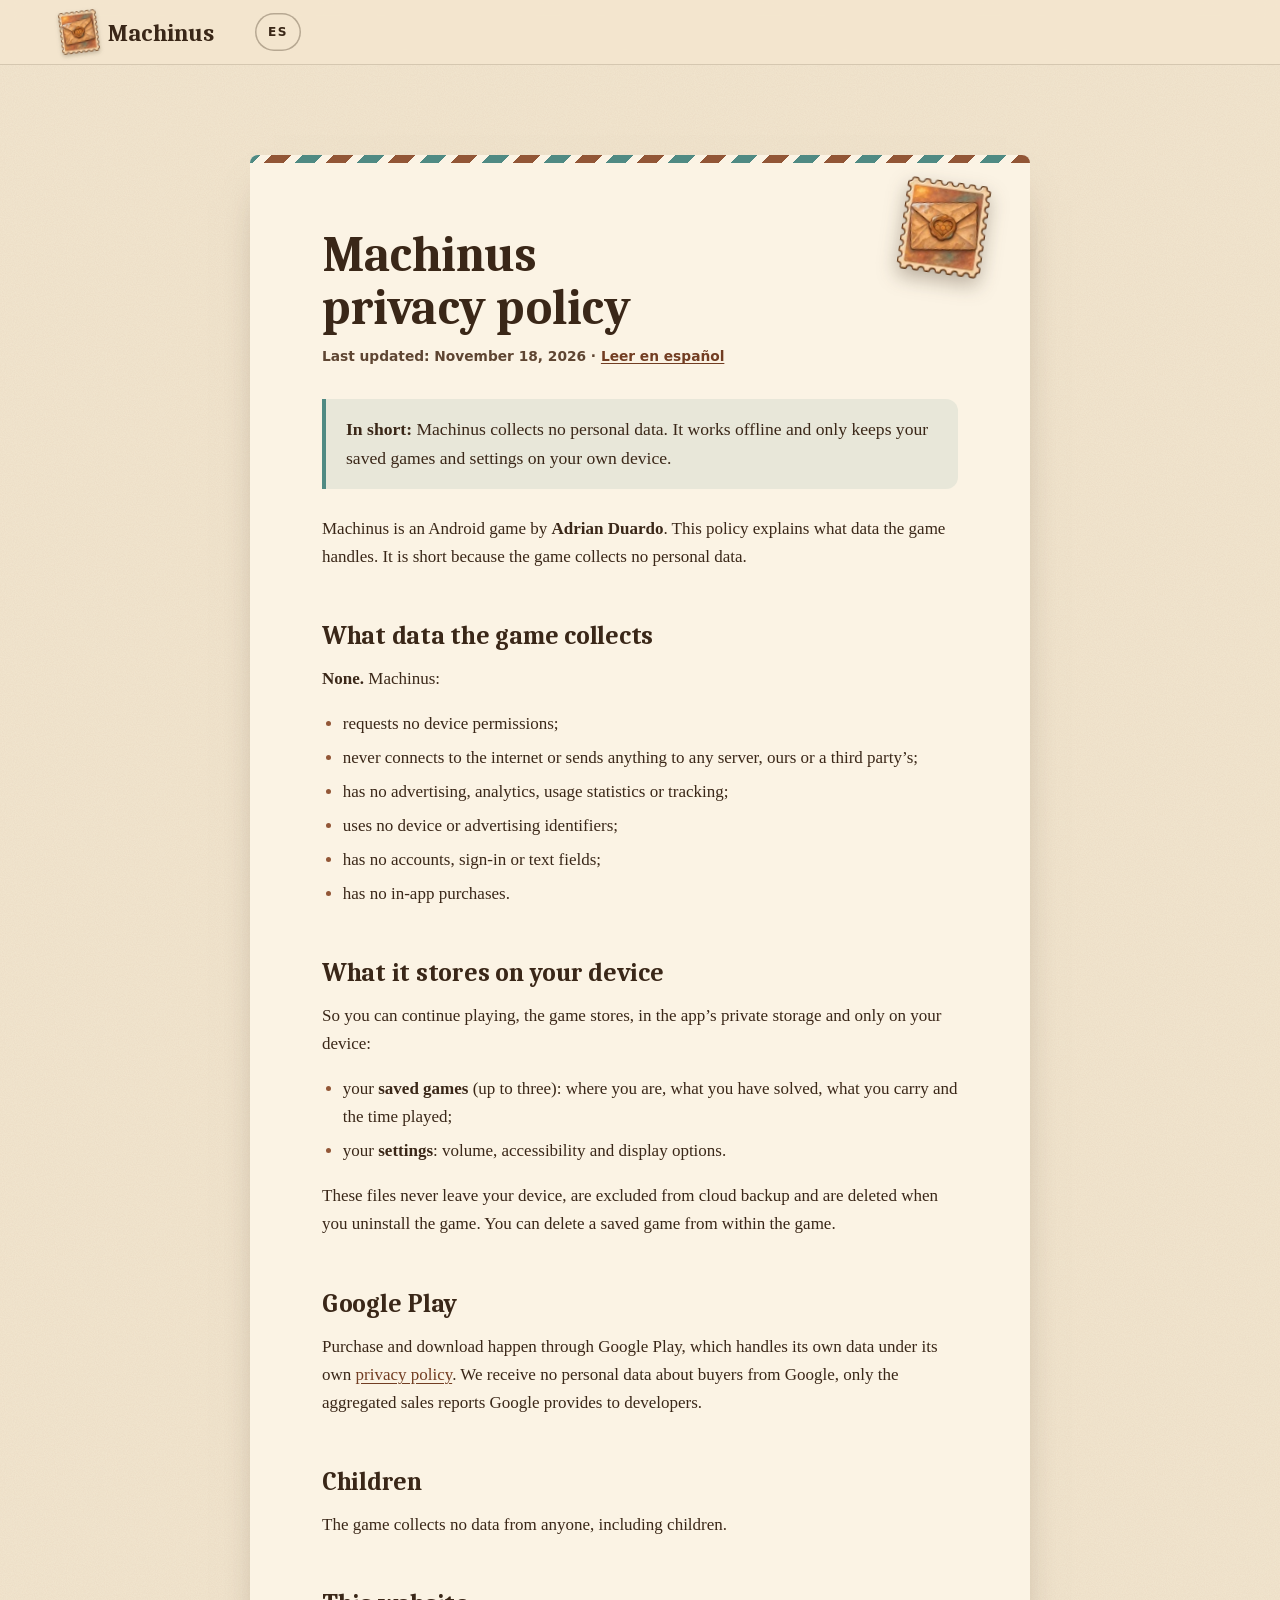
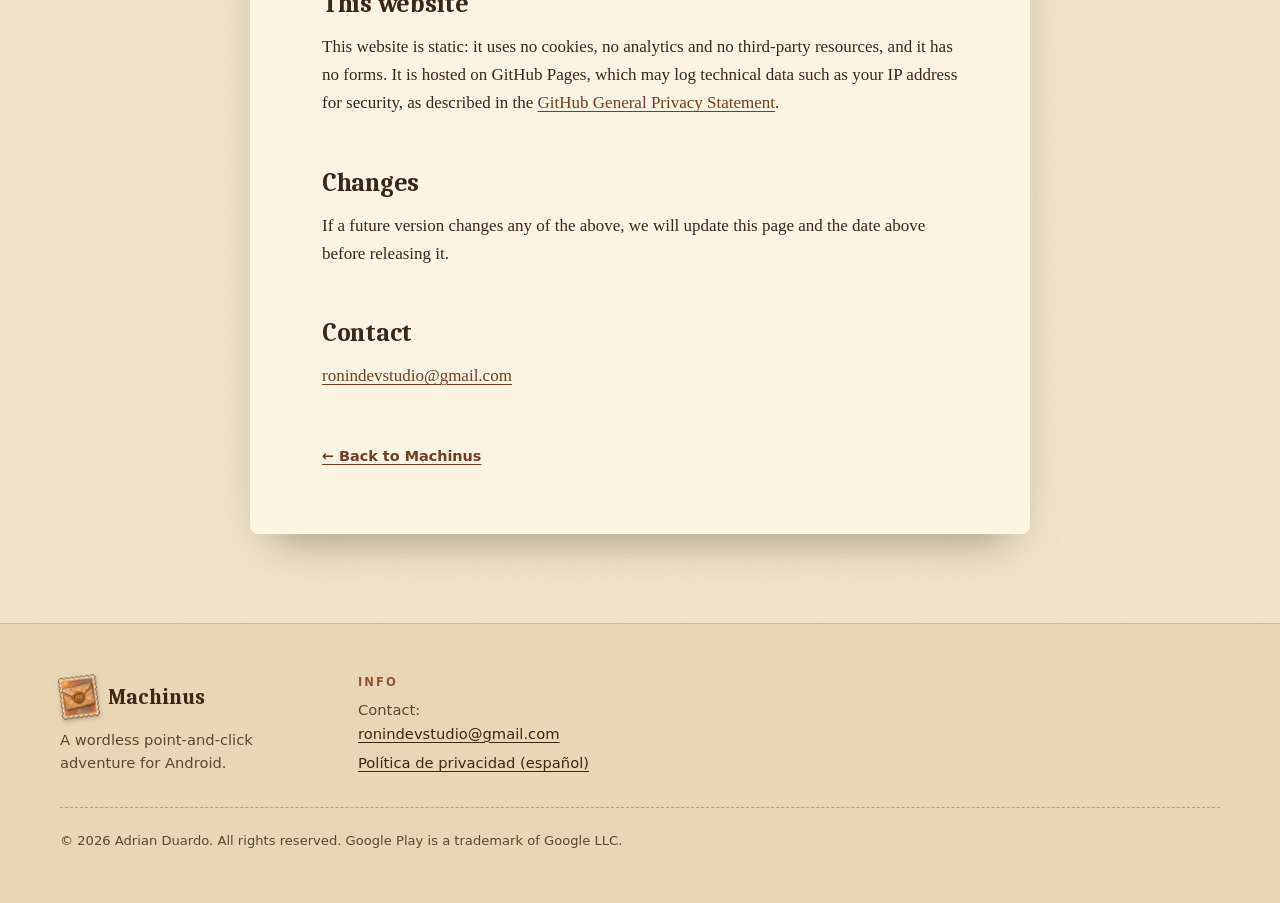
<file: privacy/index.html>
<!doctype html>
<html lang="en">
<head>
<meta charset="utf-8">
<meta name="viewport" content="width=device-width, initial-scale=1, viewport-fit=cover">
<title>Privacy policy · Machinus</title>
<meta name="description" content="Privacy policy of Machinus, a wordless adventure game for Android. The game collects no personal data.">
<link rel="canonical" href="https://adriandy89.github.io/machinus-web/privacy/">
<link rel="alternate" hreflang="en" href="https://adriandy89.github.io/machinus-web/privacy/">
<link rel="alternate" hreflang="es" href="https://adriandy89.github.io/machinus-web/es/privacidad/">
<meta name="theme-color" content="#f3e6cf">
<link rel="icon" href="../assets/img/favicon-32.png" sizes="32x32" type="image/png">
<link rel="apple-touch-icon" href="../assets/img/apple-touch-icon.png">
<link rel="stylesheet" href="../assets/css/site.css">
</head>
<body>
<a class="skip" href="#main">Skip to content</a>

<header class="site-header">
  <div class="wrap">
    <a class="brand" href="../" aria-label="Machinus, home">
      <img src="../assets/img/emblem-112.webp" width="101" height="112" alt="">
      <span>Machinus</span>
    </a>
    <div class="header-actions">
      <a class="lang" href="../es/privacidad/" hreflang="es" lang="es" data-lang="es" aria-label="Leer en español">ES</a>
    </div>
  </div>
</header>

<main id="main" class="doc">
  <div class="wrap">
    <article class="letter">
      <img class="letter__emblem" src="../assets/img/emblem-112.webp" width="101" height="112" alt="">
      <h1>Machinus privacy policy</h1>
      <p class="meta">Last updated: November 18, 2026 · <a href="../es/privacidad/" hreflang="es" lang="es" data-lang="es">Leer en español</a></p>

      <p class="summary"><strong>In short:</strong> Machinus collects no personal data. It works offline and only keeps your saved games and settings on your own device.</p>

      <p>Machinus is an Android game by <strong>Adrian Duardo</strong>. This policy explains what data the game handles. It is short because the game collects no personal data.</p>

      <h2>What data the game collects</h2>
      <p><strong>None.</strong> Machinus:</p>
      <ul>
        <li>requests no device permissions;</li>
        <li>never connects to the internet or sends anything to any server, ours or a third party’s;</li>
        <li>has no advertising, analytics, usage statistics or tracking;</li>
        <li>uses no device or advertising identifiers;</li>
        <li>has no accounts, sign-in or text fields;</li>
        <li>has no in-app purchases.</li>
      </ul>

      <h2>What it stores on your device</h2>
      <p>So you can continue playing, the game stores, in the app’s private storage and only on your device:</p>
      <ul>
        <li>your <strong>saved games</strong> (up to three): where you are, what you have solved, what you carry and the time played;</li>
        <li>your <strong>settings</strong>: volume, accessibility and display options.</li>
      </ul>
      <p>These files never leave your device, are excluded from cloud backup and are deleted when you uninstall the game. You can delete a saved game from within the game.</p>

      <h2>Google Play</h2>
      <p>Purchase and download happen through Google Play, which handles its own data under its own <a href="https://policies.google.com/privacy">privacy policy</a>. We receive no personal data about buyers from Google, only the aggregated sales reports Google provides to developers.</p>

      <h2>Children</h2>
      <p>The game collects no data from anyone, including children.</p>

      <h2>This website</h2>
      <p>This website is static: it uses no cookies, no analytics and no third-party resources, and it has no forms. It is hosted on GitHub Pages, which may log technical data such as your IP address for security, as described in the <a href="https://docs.github.com/site-policy/privacy-policies/github-general-privacy-statement">GitHub General Privacy Statement</a>.</p>

      <h2>Changes</h2>
      <p>If a future version changes any of the above, we will update this page and the date above before releasing it.</p>

      <h2>Contact</h2>
      <p><a href="mailto:ronindevstudio@gmail.com">ronindevstudio@gmail.com</a></p>

      <a class="back" href="../">← Back to Machinus</a>
    </article>
  </div>
</main>

<footer class="site-footer">
  <div class="wrap">
    <div>
      <a class="brand" href="../"><img src="../assets/img/emblem-112.webp" width="101" height="112" alt=""><span>Machinus</span></a>
      <p>A wordless point-and-click adventure for Android.</p>
    </div>
    <div>
      <p class="footer-title">Info</p>
      <ul class="footer-links">
        <li>Contact: <a href="mailto:ronindevstudio@gmail.com">ronindevstudio@gmail.com</a></li>
        <li><a href="../es/privacidad/" hreflang="es" lang="es" data-lang="es">Política de privacidad (español)</a></li>
      </ul>
    </div>
    <p class="legal">© 2026 Adrian Duardo. All rights reserved. Google Play is a trademark of Google LLC.</p>
  </div>
</footer>
<script src="../assets/js/site.js" defer></script>
</body>
</html>
</file>
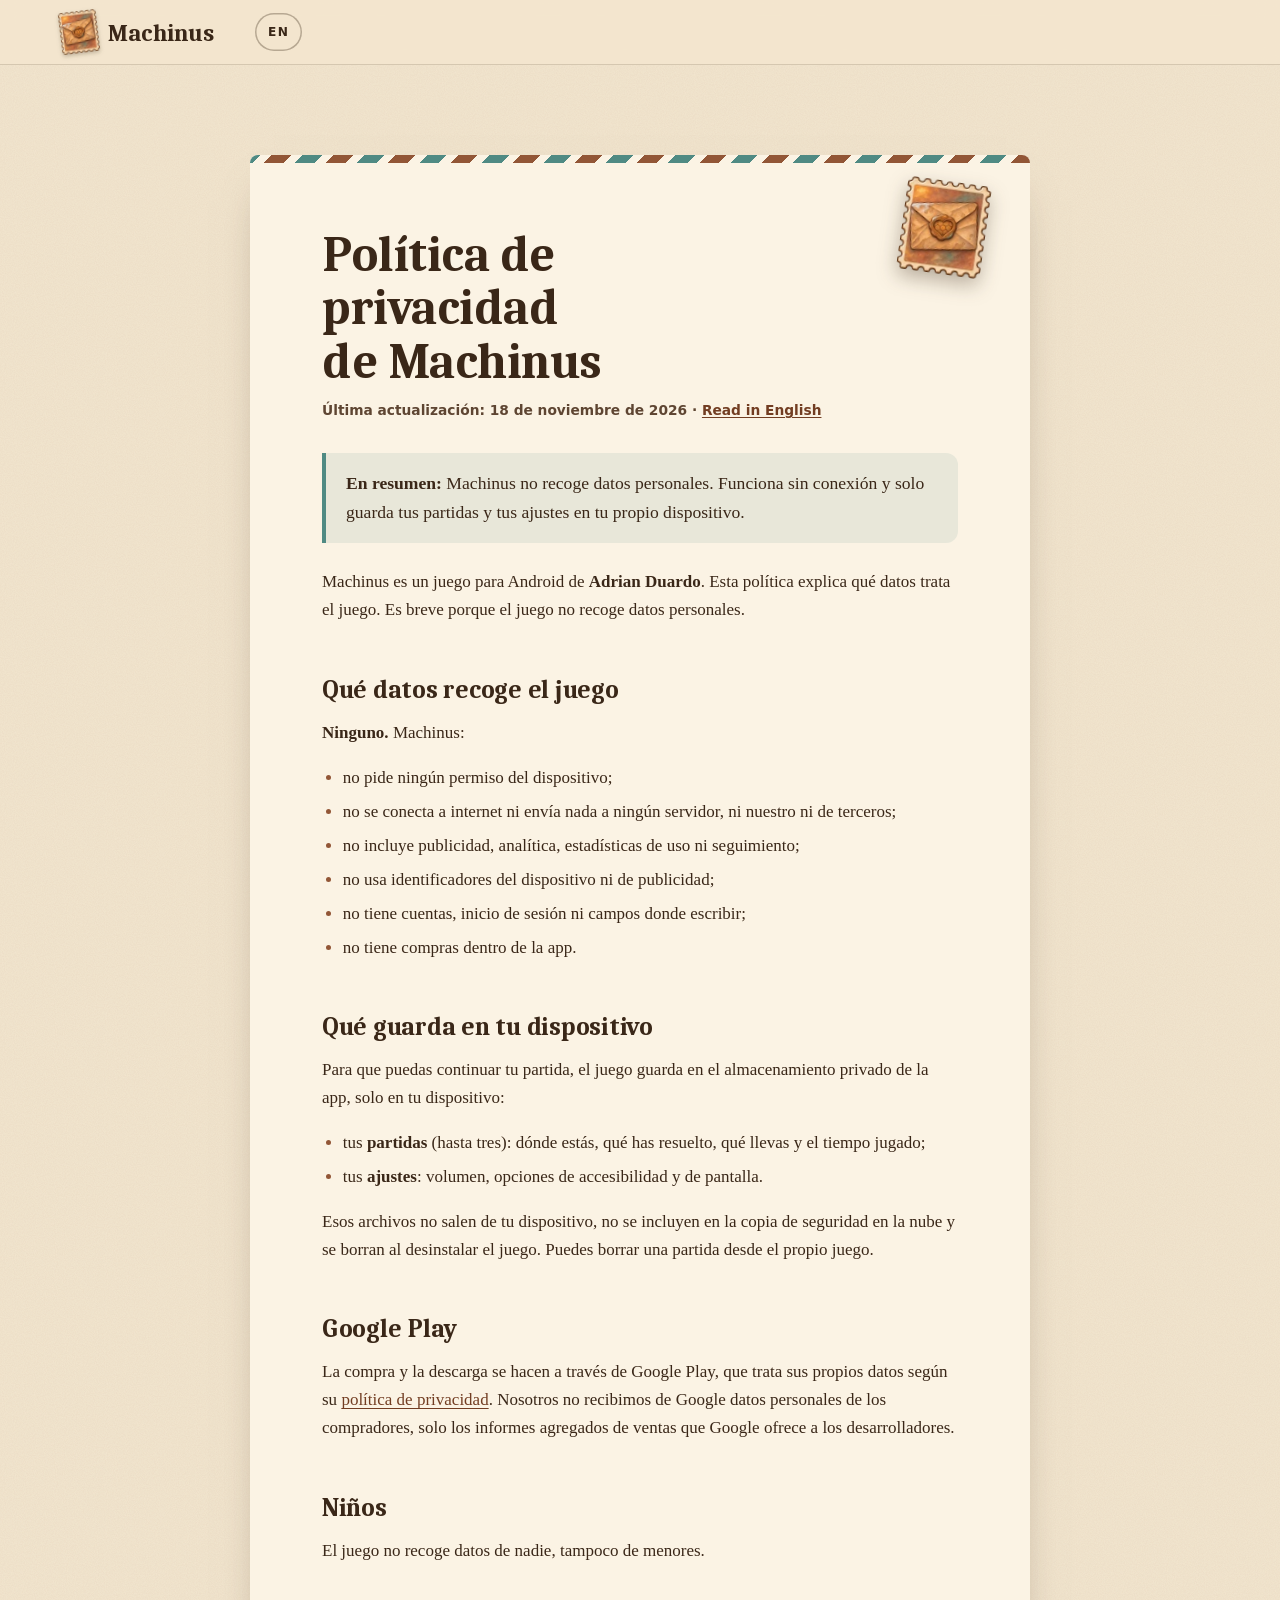
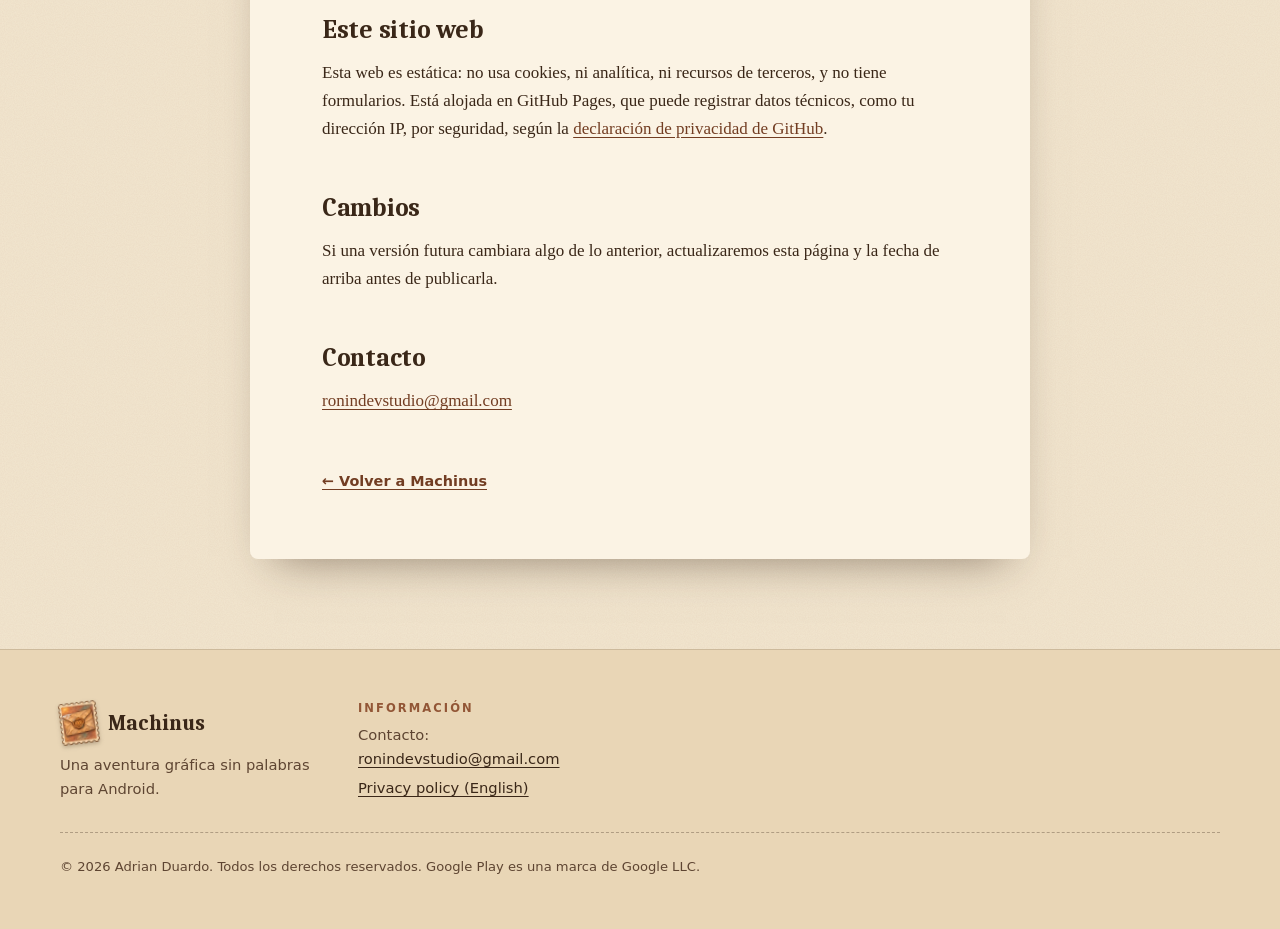
<file: es/privacidad/index.html>
<!doctype html>
<html lang="es">
<head>
<meta charset="utf-8">
<meta name="viewport" content="width=device-width, initial-scale=1, viewport-fit=cover">
<title>Política de privacidad · Machinus</title>
<meta name="description" content="Política de privacidad de Machinus, aventura gráfica sin palabras para Android. El juego no recoge datos personales.">
<link rel="canonical" href="https://adriandy89.github.io/machinus-web/es/privacidad/">
<link rel="alternate" hreflang="es" href="https://adriandy89.github.io/machinus-web/es/privacidad/">
<link rel="alternate" hreflang="en" href="https://adriandy89.github.io/machinus-web/privacy/">
<meta name="theme-color" content="#f3e6cf">
<link rel="icon" href="../../assets/img/favicon-32.png" sizes="32x32" type="image/png">
<link rel="apple-touch-icon" href="../../assets/img/apple-touch-icon.png">
<link rel="stylesheet" href="../../assets/css/site.css">
</head>
<body>
<a class="skip" href="#main">Saltar al contenido</a>

<header class="site-header">
  <div class="wrap">
    <a class="brand" href="../" aria-label="Machinus, inicio">
      <img src="../../assets/img/emblem-112.webp" width="101" height="112" alt="">
      <span>Machinus</span>
    </a>
    <div class="header-actions">
      <a class="lang" href="../../privacy/" hreflang="en" lang="en" data-lang="en" aria-label="Read in English">EN</a>
    </div>
  </div>
</header>

<main id="main" class="doc">
  <div class="wrap">
    <article class="letter">
      <img class="letter__emblem" src="../../assets/img/emblem-112.webp" width="101" height="112" alt="">
      <h1>Política de privacidad de Machinus</h1>
      <p class="meta">Última actualización: 18 de noviembre de 2026 · <a href="../../privacy/" hreflang="en" lang="en" data-lang="en">Read in English</a></p>

      <p class="summary"><strong>En resumen:</strong> Machinus no recoge datos personales. Funciona sin conexión y solo guarda tus partidas y tus ajustes en tu propio dispositivo.</p>

      <p>Machinus es un juego para Android de <strong>Adrian Duardo</strong>. Esta política explica qué datos trata el juego. Es breve porque el juego no recoge datos personales.</p>

      <h2>Qué datos recoge el juego</h2>
      <p><strong>Ninguno.</strong> Machinus:</p>
      <ul>
        <li>no pide ningún permiso del dispositivo;</li>
        <li>no se conecta a internet ni envía nada a ningún servidor, ni nuestro ni de terceros;</li>
        <li>no incluye publicidad, analítica, estadísticas de uso ni seguimiento;</li>
        <li>no usa identificadores del dispositivo ni de publicidad;</li>
        <li>no tiene cuentas, inicio de sesión ni campos donde escribir;</li>
        <li>no tiene compras dentro de la app.</li>
      </ul>

      <h2>Qué guarda en tu dispositivo</h2>
      <p>Para que puedas continuar tu partida, el juego guarda en el almacenamiento privado de la app, solo en tu dispositivo:</p>
      <ul>
        <li>tus <strong>partidas</strong> (hasta tres): dónde estás, qué has resuelto, qué llevas y el tiempo jugado;</li>
        <li>tus <strong>ajustes</strong>: volumen, opciones de accesibilidad y de pantalla.</li>
      </ul>
      <p>Esos archivos no salen de tu dispositivo, no se incluyen en la copia de seguridad en la nube y se borran al desinstalar el juego. Puedes borrar una partida desde el propio juego.</p>

      <h2>Google Play</h2>
      <p>La compra y la descarga se hacen a través de Google Play, que trata sus propios datos según su <a href="https://policies.google.com/privacy?hl=es">política de privacidad</a>. Nosotros no recibimos de Google datos personales de los compradores, solo los informes agregados de ventas que Google ofrece a los desarrolladores.</p>

      <h2>Niños</h2>
      <p>El juego no recoge datos de nadie, tampoco de menores.</p>

      <h2>Este sitio web</h2>
      <p>Esta web es estática: no usa cookies, ni analítica, ni recursos de terceros, y no tiene formularios. Está alojada en GitHub Pages, que puede registrar datos técnicos, como tu dirección IP, por seguridad, según la <a href="https://docs.github.com/site-policy/privacy-policies/github-general-privacy-statement">declaración de privacidad de GitHub</a>.</p>

      <h2>Cambios</h2>
      <p>Si una versión futura cambiara algo de lo anterior, actualizaremos esta página y la fecha de arriba antes de publicarla.</p>

      <h2>Contacto</h2>
      <p><a href="mailto:ronindevstudio@gmail.com">ronindevstudio@gmail.com</a></p>

      <a class="back" href="../">← Volver a Machinus</a>
    </article>
  </div>
</main>

<footer class="site-footer">
  <div class="wrap">
    <div>
      <a class="brand" href="../"><img src="../../assets/img/emblem-112.webp" width="101" height="112" alt=""><span>Machinus</span></a>
      <p>Una aventura gráfica sin palabras para Android.</p>
    </div>
    <div>
      <p class="footer-title">Información</p>
      <ul class="footer-links">
        <li>Contacto: <a href="mailto:ronindevstudio@gmail.com">ronindevstudio@gmail.com</a></li>
        <li><a href="../../privacy/" hreflang="en" lang="en" data-lang="en">Privacy policy (English)</a></li>
      </ul>
    </div>
    <p class="legal">© 2026 Adrian Duardo. Todos los derechos reservados. Google Play es una marca de Google LLC.</p>
  </div>
</footer>
<script src="../../assets/js/site.js" defer></script>
</body>
</html>
</file>
<file: assets/css/site.css>
/* Machinus · static site. No external resources: fonts, images and video are all served from this site. */

@font-face {
  font-family: "Caladea";
  src: url("../fonts/caladea-bold.woff2") format("woff2");
  font-weight: 700;
  font-style: normal;
  font-display: swap;
}

:root {
  color-scheme: light;
  --paper: #f3e6cf;
  --paper-hi: #fbf3e4;
  --paper-lo: #e9d6b6;
  --ink: #3a2718;
  --ink-soft: #5e4532;
  --rust: #925636;
  --rust-deep: #723d22;
  --amber: #f0ab54;
  --verdigris: #4f8a83;
  --verdigris-deep: #2f5e59;
  --night: #221912;
  --night-hi: #3a2b20;
  --salt: #f9edde;
  --line: rgba(58, 39, 24, 0.16);
  --line-strong: rgba(58, 39, 24, 0.32);
  --shadow: 0 1px 0 rgba(255, 255, 255, 0.6) inset, 0 22px 44px -24px rgba(58, 39, 24, 0.55);
  --gutter: clamp(16px, 4vw, 40px);
  --font-display: "Caladea", "Iowan Old Style", "Palatino Linotype", Palatino, Georgia, serif;
  --font-body: "Iowan Old Style", "Palatino Linotype", Palatino, "Book Antiqua", "URW Palladio L", Georgia, serif;
  --font-ui: system-ui, -apple-system, "Segoe UI", Roboto, "Helvetica Neue", Arial, sans-serif;
  --grain: url("data:image/svg+xml;utf8,<svg xmlns='http://www.w3.org/2000/svg' width='220' height='220'><filter id='n'><feTurbulence type='fractalNoise' baseFrequency='.9' numOctaves='3' stitchTiles='stitch'/><feColorMatrix values='0 0 0 0 .23 0 0 0 0 .15 0 0 0 0 .09 0 0 0 .075 0'/></filter><rect width='100%' height='100%' filter='url(%23n)'/></svg>");
}

/* ---------- base ---------- */
*, *::before, *::after { box-sizing: border-box; }
html { -webkit-text-size-adjust: 100%; scroll-behavior: smooth; scroll-padding-top: 84px; }
@media (prefers-reduced-motion: reduce) { html { scroll-behavior: auto; } }
body {
  margin: 0;
  background-color: var(--paper);
  background-image: var(--grain);
  color: var(--ink);
  font: 400 1.0625rem/1.65 var(--font-body);
  text-rendering: optimizeLegibility;
  -webkit-font-smoothing: antialiased;
}
img, video { max-width: 100%; height: auto; display: block; }
a { color: var(--rust-deep); text-decoration-thickness: 1px; text-underline-offset: 0.18em; }
a:hover { color: var(--rust); }
:focus-visible { outline: 3px solid var(--verdigris); outline-offset: 3px; border-radius: 4px; }
h1, h2, h3 {
  font-family: var(--font-display);
  font-weight: 700;
  line-height: 1.08;
  letter-spacing: -0.01em;
  margin: 0;
  color: var(--ink);
  text-wrap: balance;
}
p { margin: 0 0 1em; }
p:last-child { margin-bottom: 0; }
.wrap { width: min(1160px, 100% - 2 * var(--gutter)); margin-inline: auto; }
.visually-hidden {
  position: absolute !important; width: 1px; height: 1px; padding: 0; margin: -1px;
  overflow: hidden; clip: rect(0 0 0 0); white-space: nowrap; border: 0;
}
.skip {
  position: absolute; left: -999px; top: 8px; z-index: 100;
  background: var(--ink); color: var(--salt); padding: 0.6em 1em; border-radius: 8px;
  font: 600 0.9rem/1 var(--font-ui);
}
.skip:focus { left: 16px; }

/* ---------- header ---------- */
.site-header {
  position: sticky; top: 0; z-index: 50;
  padding-top: env(safe-area-inset-top, 0px);
  background: rgba(243, 230, 207, 0.9);
  -webkit-backdrop-filter: saturate(1.2) blur(10px);
  backdrop-filter: saturate(1.2) blur(10px);
  border-bottom: 1px solid var(--line);
}
.site-header .wrap { display: flex; align-items: center; gap: 1rem; min-height: 64px; }
.brand {
  display: inline-flex; align-items: center; gap: 0.6rem;
  color: var(--ink); text-decoration: none;
  font: 700 1.5rem/1 var(--font-display);
}
.brand img { width: 38px; transform: rotate(-7deg); filter: drop-shadow(0 2px 2px rgba(58, 39, 24, 0.3)); }
.brand:hover { color: var(--ink); }
.nav { display: flex; gap: 1.6rem; margin-left: auto; }
.nav a {
  color: var(--ink-soft); text-decoration: none; padding: 0.5rem 0;
  font: 700 0.76rem/1 var(--font-ui); letter-spacing: 0.14em; text-transform: uppercase;
}
.nav a:hover { color: var(--rust); }
.header-actions { display: flex; align-items: center; gap: 0.6rem; margin-left: 1.6rem; }
.lang {
  display: inline-flex; align-items: center; min-height: 38px; padding: 0 0.8rem;
  border-radius: 999px; box-shadow: inset 0 0 0 1.5px var(--line-strong);
  color: var(--ink); text-decoration: none;
  font: 700 0.76rem/1 var(--font-ui); letter-spacing: 0.12em;
}
.lang:hover { color: var(--ink); background: rgba(58, 39, 24, 0.06); }
@media (max-width: 860px) {
  .nav { display: none; }
  .header-actions { margin-left: auto; }
}
@media (max-width: 420px) {
  .header-actions .btn-sm { display: none; }
}

/* ---------- buttons ---------- */
.btn {
  display: inline-flex; align-items: center; gap: 0.75rem;
  min-height: 54px; padding: 0.7rem 1.35rem; border-radius: 12px; border: 0;
  font: 700 1rem/1.1 var(--font-ui); text-decoration: none; cursor: pointer;
  transition: transform 0.2s ease, box-shadow 0.2s ease, background-color 0.2s ease;
}
.btn:hover { transform: translateY(-2px); }
@media (prefers-reduced-motion: reduce) { .btn:hover { transform: none; } }
.btn svg { flex: none; }
.btn-play {
  background: var(--ink); color: var(--salt); text-align: left;
  box-shadow: 0 12px 26px -14px rgba(34, 25, 18, 0.9), inset 0 0 0 1px rgba(255, 255, 255, 0.08);
}
.btn-play:hover { color: #fff; background: #2b1d12; }
.btn-play svg { width: 26px; height: 26px; color: var(--amber); }
.btn-play small {
  display: block; margin-bottom: 0.22rem; opacity: 0.8;
  font-weight: 600; font-size: 0.66rem; letter-spacing: 0.1em; text-transform: uppercase;
}
.btn-play span { display: block; font-size: 1.16rem; }
.btn-ghost { background: transparent; color: var(--ink); box-shadow: inset 0 0 0 1.5px var(--ink); }
.btn-ghost:hover { color: var(--ink); background: rgba(58, 39, 24, 0.06); }
.btn-ghost svg { width: 20px; height: 20px; color: var(--rust); }
.btn-sm { min-height: 38px; padding: 0 0.95rem; border-radius: 10px; font-size: 0.82rem; }
.btn-sm svg { width: 16px; height: 16px; }

/* ---------- perforated stamp frame ---------- */
.stamp {
  --r: 7px;
  --c: var(--paper-hi);
  position: relative;
  padding: calc(2.6 * var(--r));
  background:
    radial-gradient(50% 50%, #0000 66%, var(--c) 67%) round calc(-1.5 * var(--r)) calc(-1.5 * var(--r)) / calc(3 * var(--r)) calc(3 * var(--r)),
    linear-gradient(var(--c) 0 0) no-repeat 50% / calc(100% - 3 * var(--r)) calc(100% - 3 * var(--r));
  filter: drop-shadow(0 16px 22px rgba(58, 39, 24, 0.3));
}
.stamp > img, .stamp > video, .stamp > .stamp__fill { box-shadow: 0 0 0 1px rgba(146, 86, 54, 0.28); }

/* ---------- section scaffolding ---------- */
.section { padding-block: clamp(72px, 10vw, 128px); }
.kicker {
  display: inline-flex; align-items: center; gap: 0.6rem;
  font: 700 0.76rem/1.2 var(--font-ui); letter-spacing: 0.2em; text-transform: uppercase;
  color: var(--rust);
}
.kicker::before {
  content: ""; width: 26px; height: 26px; flex: none;
  background: currentColor;
  -webkit-mask: var(--mark, url("../img/mark-received.png")) center / contain no-repeat;
  mask: var(--mark, url("../img/mark-received.png")) center / contain no-repeat;
}
.mark-eye { --mark: url("../img/mark-to-head.png"); }
.mark-urgent { --mark: url("../img/mark-urgent.png"); }
.mark-fragile { --mark: url("../img/mark-fragile.png"); }
.mark-return { --mark: url("../img/mark-return-to-sender.png"); }
.h2 { font-size: clamp(2.1rem, 4.6vw, 3.6rem); margin: 0.35em 0 0.45em; }
.lede { font-size: clamp(1.1rem, 1.6vw, 1.3rem); color: var(--ink-soft); max-width: 62ch; }
.center { text-align: center; }
.center .lede { margin-inline: auto; }

/* ---------- hero ---------- */
.hero { position: relative; isolation: isolate; }
.hero__art img { width: 100%; aspect-ratio: 3 / 2; object-fit: cover; object-position: 30% 50%; }
.hero__copy { padding-block: 2rem 0; text-align: center; }
.hero__eyebrow {
  margin: 0;
  font: 700 0.78rem/1.3 var(--font-ui); letter-spacing: 0.22em; text-transform: uppercase;
  color: var(--rust-deep);
}
.hero h1 {
  font-size: clamp(3.4rem, 7.4vw, 7.6rem); line-height: 0.92; letter-spacing: -0.015em;
  margin: 0.12em 0 0.18em;
  text-shadow: 0 2px 0 rgba(249, 237, 222, 0.55), 0 0 42px rgba(249, 237, 222, 0.75);
}
.hero__lead { font-size: clamp(1.08rem, 1.5vw, 1.36rem); line-height: 1.5; color: var(--ink-soft); max-width: 32ch; margin: 0 auto; }
@media (min-width: 1000px) {
  .hero__art img { aspect-ratio: 2 / 1; object-position: 50% 50%; }
  .hero__copy {
    position: absolute; top: 0; left: 50%; transform: translateX(-50%);
    width: min(1160px, 100% - 2 * var(--gutter));
    padding-top: clamp(28px, 3.6vw, 76px);
    display: flex; justify-content: flex-end; pointer-events: none;
  }
  .hero__copy-inner { width: min(42%, 560px); text-align: right; pointer-events: auto; }
  .hero__lead { margin: 0 0 0 auto; }
}
.hero__bar { position: relative; z-index: 2; margin-top: 1.6rem; }
@media (min-width: 1000px) { .hero__bar { margin-top: calc(-1 * clamp(44px, 4.4vw, 72px)); } }
.ticket {
  display: flex; flex-wrap: wrap; align-items: center; justify-content: space-between; gap: 1.1rem 1.6rem;
  padding: clamp(18px, 2.4vw, 28px) clamp(18px, 3vw, 36px);
  background: var(--paper-hi); border-radius: 18px; box-shadow: var(--shadow);
  outline: 1.5px dashed rgba(146, 86, 54, 0.35); outline-offset: -10px;
}
.cta-row { display: flex; flex-wrap: wrap; gap: 0.75rem; }
.chips { display: flex; flex-wrap: wrap; gap: 0.5rem; list-style: none; margin: 0; padding: 0; }
.chips li {
  padding: 0.55rem 0.85rem; border-radius: 999px;
  background: rgba(146, 86, 54, 0.08); box-shadow: inset 0 0 0 1px rgba(146, 86, 54, 0.24);
  font: 600 0.8rem/1 var(--font-ui); letter-spacing: 0.03em; color: var(--ink-soft);
}
@media (max-width: 999px) {
  .ticket { justify-content: center; text-align: center; }
  .cta-row, .chips { justify-content: center; }
}

/* ---------- story ---------- */
.story { display: grid; gap: clamp(36px, 6vw, 88px); align-items: center; }
@media (min-width: 860px) { .story { grid-template-columns: minmax(240px, 5fr) 7fr; } }
.story__art { position: relative; justify-self: center; padding: 1rem 2.5rem 2.5rem 1rem; }
.story__art img { width: clamp(210px, 27vw, 330px); transform: rotate(-5deg); filter: drop-shadow(0 24px 26px rgba(58, 39, 24, 0.38)); }
.story__art .postmark { position: absolute; right: -8px; bottom: 6px; width: clamp(150px, 17vw, 210px); transform: rotate(-11deg); }
.story__opening { font: 700 clamp(1.6rem, 2.9vw, 2.35rem)/1.22 var(--font-display); margin: 0.5em 0 0.8em; }
.story p { max-width: 60ch; }
.postmark { color: rgba(114, 61, 34, 0.62); pointer-events: none; }

/* ---------- night section (trailer) ---------- */
.section--night {
  background: radial-gradient(120% 90% at 50% 0%, var(--night-hi) 0%, var(--night) 62%);
  color: var(--salt);
}
.section--night .h2 { color: var(--salt); }
.section--night .kicker { color: var(--amber); }
.section--night .lede { color: rgba(249, 237, 222, 0.78); }
.video { position: relative; max-width: 1040px; margin: clamp(32px, 5vw, 56px) auto 0; }
.video .stamp { --c: #efe0c6; filter: drop-shadow(0 24px 40px rgba(0, 0, 0, 0.55)); }
.video video { width: 100%; aspect-ratio: 16 / 9; background: #120d09; }
.video__play {
  position: absolute; inset: 0; margin: auto; z-index: 2;
  width: clamp(76px, 9vw, 112px); height: clamp(76px, 9vw, 112px);
  border: 0; border-radius: 50%; cursor: pointer;
  display: grid; place-items: center;
  background: radial-gradient(circle at 34% 30%, #f8c879, #d07a32 58%, #8d4a20);
  box-shadow: 0 14px 34px rgba(0, 0, 0, 0.5), inset 0 -5px 10px rgba(0, 0, 0, 0.25), inset 0 3px 7px rgba(255, 255, 255, 0.4);
  transition: transform 0.2s ease;
}
.video__play:hover { transform: scale(1.06); }
.video__play svg { width: 38%; height: 38%; margin-left: 8%; color: var(--salt); }
.video.is-playing .video__play, .video:not(.has-js) .video__play { display: none; }

/* ---------- features ---------- */
.features { display: grid; gap: clamp(64px, 9vw, 120px); margin-top: clamp(48px, 7vw, 88px); }
.feature { display: grid; gap: clamp(28px, 4vw, 64px); align-items: center; }
@media (min-width: 860px) {
  .feature { grid-template-columns: 7fr 5fr; }
  .feature:nth-child(even) { grid-template-columns: 5fr 7fr; }
  .feature:nth-child(even) .feature__media { order: 2; }
}
.feature__media { position: relative; }
.feature__media .stamp { transform: rotate(-1.1deg); }
.feature:nth-child(even) .feature__media .stamp { transform: rotate(1.1deg); }
.feature__media > .stamp > img { width: 100%; aspect-ratio: 4 / 3; object-fit: cover; }
.feature__accent {
  position: absolute; z-index: 2; right: -10px; bottom: -30px;
  width: clamp(86px, 11vw, 136px); transform: rotate(12deg);
  filter: drop-shadow(0 12px 12px rgba(58, 39, 24, 0.35));
}
.feature:nth-child(even) .feature__accent { right: auto; left: -10px; transform: rotate(-12deg); }
.feature__num {
  display: block; margin-bottom: 0.9rem;
  font: 700 0.76rem/1 var(--font-ui); letter-spacing: 0.22em; text-transform: uppercase; color: var(--rust);
}
.feature h3 { font-size: clamp(1.8rem, 3vw, 2.5rem); margin-bottom: 0.55em; }
.feature p { font-size: 1.12rem; color: var(--ink-soft); max-width: 46ch; }
.stamp-row { display: flex; gap: 0.6rem; margin-top: 1.4rem; }
.stamp-row img { width: clamp(58px, 7vw, 78px); filter: drop-shadow(0 6px 6px rgba(58, 39, 24, 0.3)); }
.stamp-row img:nth-child(odd) { transform: rotate(-8deg); }
.stamp-row img:nth-child(even) { transform: rotate(7deg) translateY(4px); }
.stamp__fill {
  aspect-ratio: 4 / 3; display: grid; place-items: center; position: relative;
  background:
    repeating-linear-gradient(0deg, transparent 0 31px, rgba(79, 138, 131, 0.16) 31px 32px),
    linear-gradient(135deg, #f6e8cf, #ecd9b8);
}
.stamp__fill img { width: 46%; aspect-ratio: auto; transform: rotate(-7deg); filter: drop-shadow(0 16px 18px rgba(58, 39, 24, 0.35)); }
.stamp__fill .postmark { position: absolute; right: 7%; top: 9%; width: 30%; transform: rotate(14deg); }

/* ---------- facts ---------- */
.facts {
  display: grid; grid-template-columns: repeat(auto-fit, minmax(150px, 1fr)); gap: clamp(20px, 3vw, 40px);
  list-style: none; margin: clamp(56px, 8vw, 96px) 0 0; padding: 0;
}
.fact {
  width: 100%; max-width: 196px; aspect-ratio: 1; margin-inline: auto; border-radius: 50%;
  display: grid; place-content: center; justify-items: center; text-align: center;
  color: var(--rust-deep); transform: rotate(var(--tilt, -4deg));
  box-shadow: inset 0 0 0 3px var(--rust), inset 0 0 0 9px var(--paper), inset 0 0 0 11px var(--rust);
}
.fact:nth-child(2) { --tilt: 5deg; }
.fact:nth-child(3) { --tilt: -2deg; }
.fact:nth-child(4) { --tilt: 6deg; }
.fact strong { display: block; font: 700 clamp(2.2rem, 4vw, 3.1rem)/1 var(--font-display); }
.fact span {
  display: block; max-width: 12ch; margin-top: 0.4rem;
  font: 700 0.7rem/1.3 var(--font-ui); letter-spacing: 0.13em; text-transform: uppercase;
}

/* ---------- gallery ---------- */
.gallery {
  display: grid; grid-template-columns: repeat(auto-fill, minmax(min(100%, 420px), 1fr));
  gap: clamp(28px, 3.4vw, 44px) clamp(20px, 3vw, 40px);
  list-style: none; margin: clamp(40px, 6vw, 64px) 0 0; padding: 0;
}
.gallery figure { margin: 0; }
.gallery a { display: block; text-decoration: none; border-radius: 6px; }
.gallery .stamp { --r: 5px; transition: transform 0.25s ease; }
.gallery li:nth-child(odd) .stamp { transform: rotate(-0.6deg); }
.gallery li:nth-child(even) .stamp { transform: rotate(0.6deg); }
.gallery a:hover .stamp { transform: translateY(-4px) rotate(0deg); }
@media (prefers-reduced-motion: reduce) { .gallery a:hover .stamp { transform: none; } }
.gallery img { width: 100%; aspect-ratio: 16 / 9; object-fit: cover; }
.gallery figcaption { margin-top: 0.85rem; text-align: center; font: 700 1.2rem/1.3 var(--font-display); color: var(--ink); }

/* ---------- panels ---------- */
.panels {
  display: grid; grid-template-columns: repeat(auto-fit, minmax(min(100%, 380px), 1fr));
  gap: clamp(24px, 3vw, 40px); margin-top: clamp(40px, 6vw, 64px);
}
.panel {
  position: relative; overflow: hidden;
  padding: clamp(30px, 3.4vw, 44px) clamp(24px, 3vw, 40px) clamp(24px, 3vw, 36px);
  background: var(--paper-hi); border-radius: 16px; box-shadow: var(--shadow);
}
.panel::before, .letter::before {
  content: ""; position: absolute; inset: 0 0 auto 0; height: 8px;
  background: repeating-linear-gradient(-45deg, var(--rust) 0 14px, var(--paper-hi) 14px 22px, var(--verdigris) 22px 36px, var(--paper-hi) 36px 44px);
}
.panel h3 { font-size: clamp(1.6rem, 2.4vw, 2rem); margin-bottom: 0.7rem; }
.ticks { list-style: none; margin: 0; padding: 0; }
.ticks li { position: relative; padding: 0.7rem 0 0.7rem 2.2rem; border-bottom: 1px dashed var(--line-strong); }
.ticks li:last-child { border-bottom: 0; }
.ticks li::before {
  content: ""; position: absolute; left: 0; top: 0.9rem; width: 1.3rem; height: 1.3rem;
  background: var(--verdigris);
  -webkit-mask: url("../img/mark-received.png") center / contain no-repeat;
  mask: url("../img/mark-received.png") center / contain no-repeat;
}

/* ---------- finale ---------- */
.finale { position: relative; isolation: isolate; overflow: hidden; color: var(--salt); text-align: center; }
.finale__bg { position: absolute; inset: 0; z-index: -2; }
.finale__bg img { width: 100%; height: 100%; object-fit: cover; }
.finale::before {
  content: ""; position: absolute; inset: 0; z-index: -1;
  background: radial-gradient(80% 90% at 50% 45%, rgba(34, 25, 18, 0.55), rgba(34, 25, 18, 0.9));
}
.finale .h2 { color: var(--salt); font-size: clamp(2.3rem, 5.4vw, 4.2rem); }
.finale .lede { color: rgba(249, 237, 222, 0.85); margin-inline: auto; }
.finale .cta-row { justify-content: center; margin-top: 2rem; }
.finale .btn-play { background: var(--salt); color: var(--ink); }
.finale .btn-play:hover { background: #fff; color: var(--ink); }
.finale .btn-play svg { color: var(--rust); }
.finale .emblem { width: clamp(84px, 9vw, 112px); margin: 0 auto 1.4rem; transform: rotate(-6deg); filter: drop-shadow(0 12px 16px rgba(0, 0, 0, 0.5)); }

/* ---------- footer ---------- */
.site-footer {
  background: var(--paper-lo); border-top: 1px solid var(--line);
  padding-block: 52px calc(52px + env(safe-area-inset-bottom, 0px));
  font: 500 0.92rem/1.6 var(--font-ui); color: var(--ink-soft);
}
.site-footer .wrap { display: grid; gap: 2rem; grid-template-columns: repeat(auto-fit, minmax(min(100%, 230px), 1fr)); align-items: start; }
.site-footer a { color: var(--ink); }
.site-footer .brand { font-size: 1.35rem; margin-bottom: 0.6rem; }
.footer-title { margin: 0 0 0.5rem; font: 700 0.72rem/1.2 var(--font-ui); letter-spacing: 0.18em; text-transform: uppercase; color: var(--rust); }
.footer-links { list-style: none; margin: 0; padding: 0; display: grid; gap: 0.35rem; }
.legal { grid-column: 1 / -1; padding-top: 1.4rem; border-top: 1px dashed var(--line-strong); font-size: 0.82rem; }

/* ---------- privacy / document pages ---------- */
.doc { padding-block: clamp(40px, 7vw, 96px); }
.letter {
  position: relative; overflow: hidden;
  max-width: 780px; margin-inline: auto;
  padding: clamp(36px, 6vw, 72px) clamp(22px, 6vw, 72px) clamp(32px, 5vw, 64px);
  background: var(--paper-hi); border-radius: 8px; box-shadow: var(--shadow);
}
.letter__emblem { position: absolute; top: 26px; right: clamp(18px, 4vw, 44px); width: clamp(56px, 8vw, 84px); transform: rotate(8deg); filter: drop-shadow(0 8px 10px rgba(58, 39, 24, 0.35)); }
.letter h1 { font-size: clamp(2rem, 5vw, 3.1rem); max-width: 14ch; }
.letter h2 { font-size: clamp(1.35rem, 2.4vw, 1.6rem); margin: 2em 0 0.6em; }
.letter ul { padding-left: 1.3rem; }
.letter li { margin: 0.35em 0; }
.letter li::marker { color: var(--rust); }
.meta { margin: 0.8rem 0 0; font: 600 0.86rem/1.5 var(--font-ui); color: var(--ink-soft); }
.meta a { font-weight: 700; }
.summary {
  margin: 2rem 0 1.6rem; padding: 1rem 1.25rem; border-radius: 0 12px 12px 0;
  background: rgba(79, 138, 131, 0.11); border-left: 4px solid var(--verdigris);
  font-size: 1.1rem;
}
.back { display: inline-flex; margin-top: 2.6rem; font: 700 0.9rem/1 var(--font-ui); }

/* ---------- lightbox ---------- */
.lightbox {
  width: min(1400px, 100vw); max-width: 100vw; max-height: 100vh; margin: auto;
  padding: clamp(12px, 3vw, 32px); border: 0; background: transparent; color: var(--salt);
}
.lightbox::backdrop { background: rgba(20, 14, 10, 0.9); }
.lightbox figure { margin: 0; display: grid; justify-items: center; gap: 0.9rem; }
.lightbox img { max-height: calc(100vh - 150px); width: auto; border-radius: 4px; box-shadow: 0 20px 60px rgba(0, 0, 0, 0.6); }
.lightbox figcaption { font: 700 1.25rem/1.3 var(--font-display); text-align: center; }
.lightbox__bar { display: flex; justify-content: center; gap: 0.8rem; margin-top: 1rem; }
.lightbox button {
  width: 48px; height: 48px; border-radius: 50%; border: 0; cursor: pointer;
  display: grid; place-items: center;
  background: rgba(249, 237, 222, 0.14); color: var(--salt);
}
.lightbox button:hover { background: rgba(249, 237, 222, 0.26); }
.lightbox button svg { width: 22px; height: 22px; }

/* ---------- reveal on scroll ---------- */
@media (prefers-reduced-motion: no-preference) {
  .reveal-ready .reveal:not(.is-in) { opacity: 0; transform: translateY(20px); }
  .reveal-ready .reveal { transition: opacity 0.8s ease, transform 0.8s cubic-bezier(0.2, 0.7, 0.2, 1); }
}
</file>
